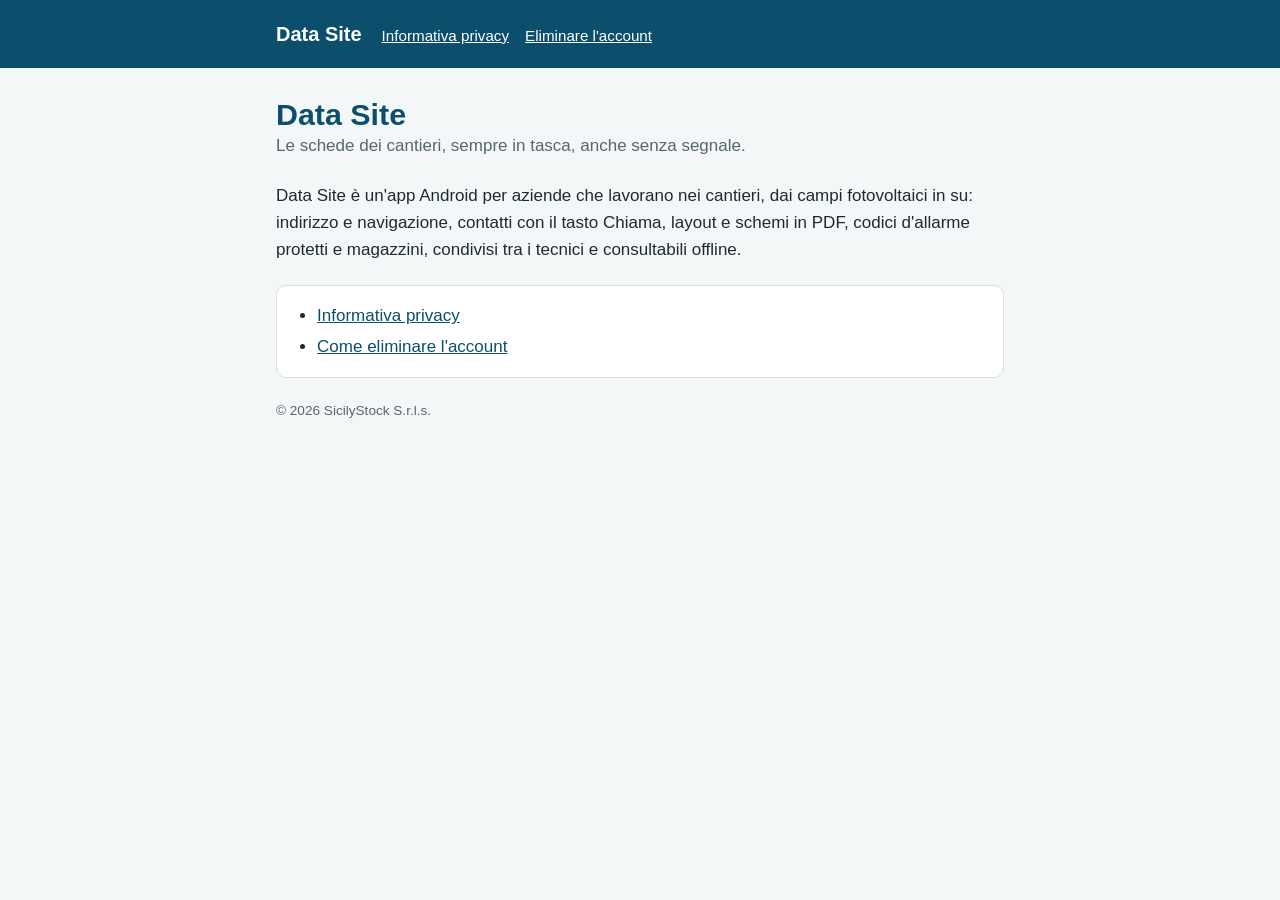
<file: index.html>
<!doctype html>
<html lang="it">
<head>
<meta charset="utf-8">
<meta name="viewport" content="width=device-width, initial-scale=1, viewport-fit=cover">
<title>Data Site</title>
<link rel="stylesheet" href="stile.css">
</head>
<body>
<header class="barra">
  <div class="dentro">
    <a class="nome" href="index.html">Data Site</a>
    <nav>
      <a href="privacy.html">Informativa privacy</a>
      <a href="elimina-account.html">Eliminare l'account</a>
    </nav>
  </div>
</header>
<main>
  <div>
    <h1>Data Site</h1>
    <p class="tenue">Le schede dei cantieri, sempre in tasca, anche senza segnale.</p>
  </div>
  <p>Data Site è un'app Android per aziende che lavorano nei cantieri, dai campi fotovoltaici in su: indirizzo e navigazione, contatti con il tasto Chiama, layout e schemi in PDF, codici d'allarme protetti e magazzini, condivisi tra i tecnici e consultabili offline.</p>
  <div class="riquadro">
    <ul>
      <li><a href="privacy.html">Informativa privacy</a></li>
      <li><a href="elimina-account.html">Come eliminare l'account</a></li>
    </ul>
  </div>
  <footer>© 2026 SicilyStock S.r.l.s.</footer>
</main>
</body>
</html>
</file>
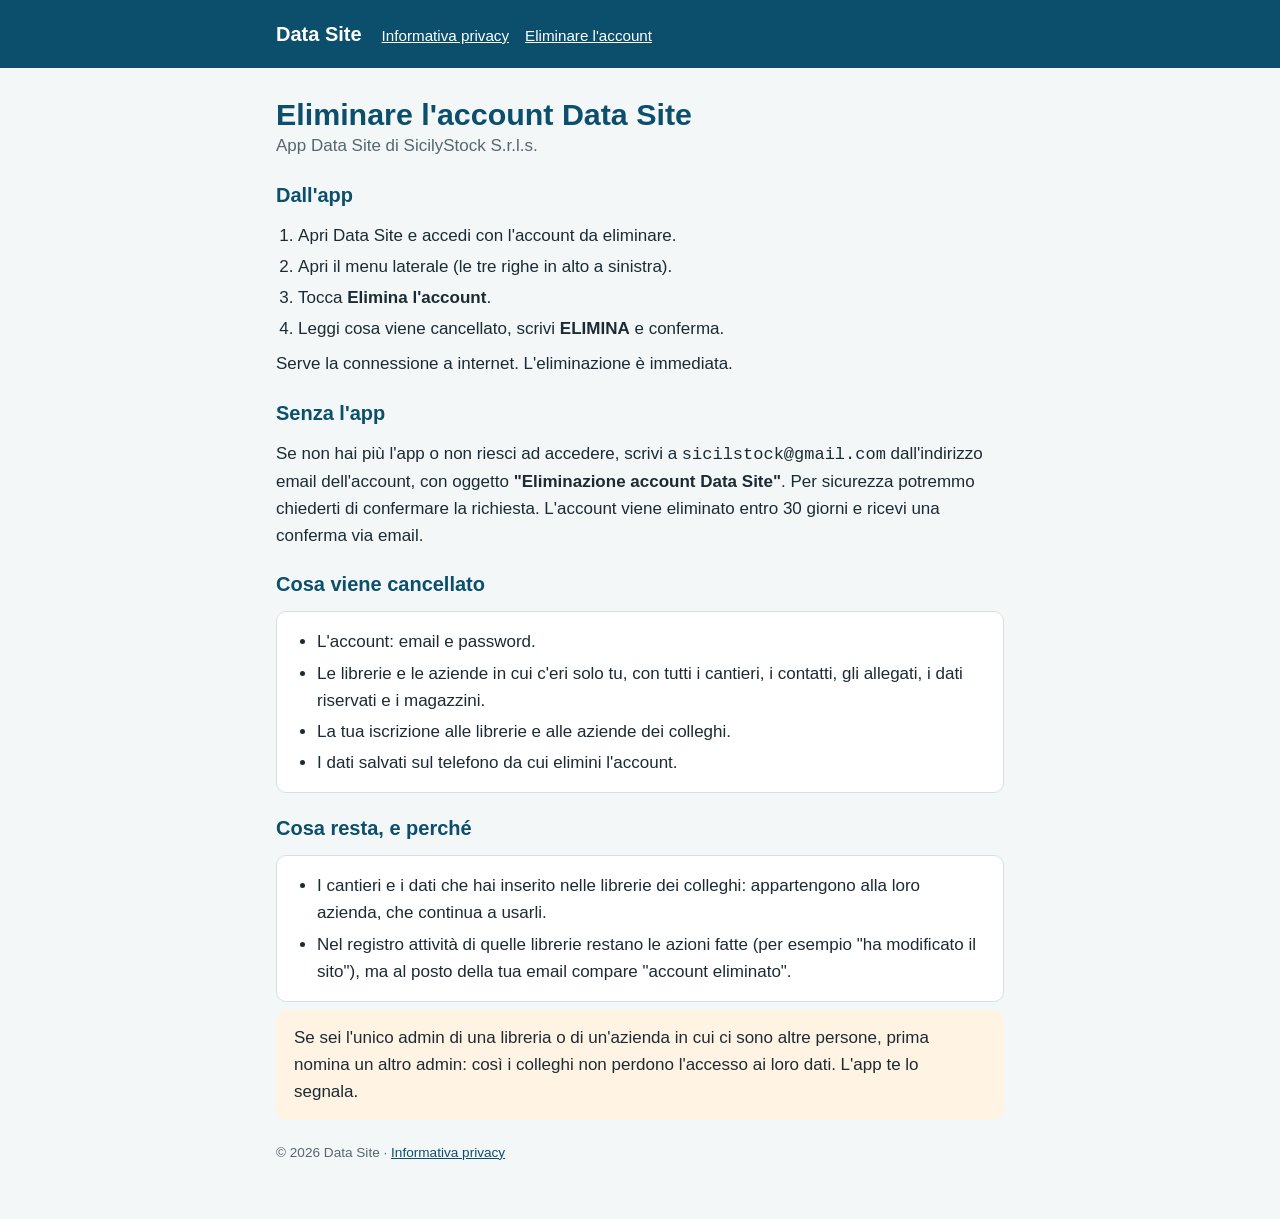
<file: elimina-account.html>
<!doctype html>
<html lang="it">
<head>
<meta charset="utf-8">
<meta name="viewport" content="width=device-width, initial-scale=1, viewport-fit=cover">
<title>Eliminare l'account Data Site</title>
<link rel="stylesheet" href="stile.css">
</head>
<body>
<header class="barra">
  <div class="dentro">
    <a class="nome" href="index.html">Data Site</a>
    <nav>
      <a href="privacy.html">Informativa privacy</a>
      <a href="elimina-account.html" aria-current="page">Eliminare l'account</a>
    </nav>
  </div>
</header>
<main>
  <div>
    <h1>Eliminare l'account Data Site</h1>
    <p class="tenue">App Data Site di SicilyStock S.r.l.s.</p>
  </div>

  <section>
    <h2>Dall'app</h2>
    <ol>
      <li>Apri Data Site e accedi con l'account da eliminare.</li>
      <li>Apri il menu laterale (le tre righe in alto a sinistra).</li>
      <li>Tocca <strong>Elimina l'account</strong>.</li>
      <li>Leggi cosa viene cancellato, scrivi <strong>ELIMINA</strong> e conferma.</li>
    </ol>
    <p>Serve la connessione a internet. L'eliminazione è immediata.</p>
  </section>

  <section>
    <h2>Senza l'app</h2>
    <p>Se non hai più l'app o non riesci ad accedere, scrivi a <span class="indirizzo">sicilstock@gmail.com</span> dall'indirizzo email dell'account, con oggetto <strong>"Eliminazione account Data Site"</strong>. Per sicurezza potremmo chiederti di confermare la richiesta. L'account viene eliminato entro 30 giorni e ricevi una conferma via email.</p>
  </section>

  <section>
    <h2>Cosa viene cancellato</h2>
    <div class="riquadro">
      <ul>
        <li>L'account: email e password.</li>
        <li>Le librerie e le aziende in cui c'eri solo tu, con tutti i cantieri, i contatti, gli allegati, i dati riservati e i magazzini.</li>
        <li>La tua iscrizione alle librerie e alle aziende dei colleghi.</li>
        <li>I dati salvati sul telefono da cui elimini l'account.</li>
      </ul>
    </div>
  </section>

  <section>
    <h2>Cosa resta, e perché</h2>
    <div class="riquadro">
      <ul>
        <li>I cantieri e i dati che hai inserito nelle librerie dei colleghi: appartengono alla loro azienda, che continua a usarli.</li>
        <li>Nel registro attività di quelle librerie restano le azioni fatte (per esempio "ha modificato il sito"), ma al posto della tua email compare "account eliminato".</li>
      </ul>
    </div>
    <div class="nota">
      <p>Se sei l'unico admin di una libreria o di un'azienda in cui ci sono altre persone, prima nomina un altro admin: così i colleghi non perdono l'accesso ai loro dati. L'app te lo segnala.</p>
    </div>
  </section>

  <footer>© 2026 Data Site · <a href="privacy.html">Informativa privacy</a></footer>
</main>
</body>
</html>
</file>
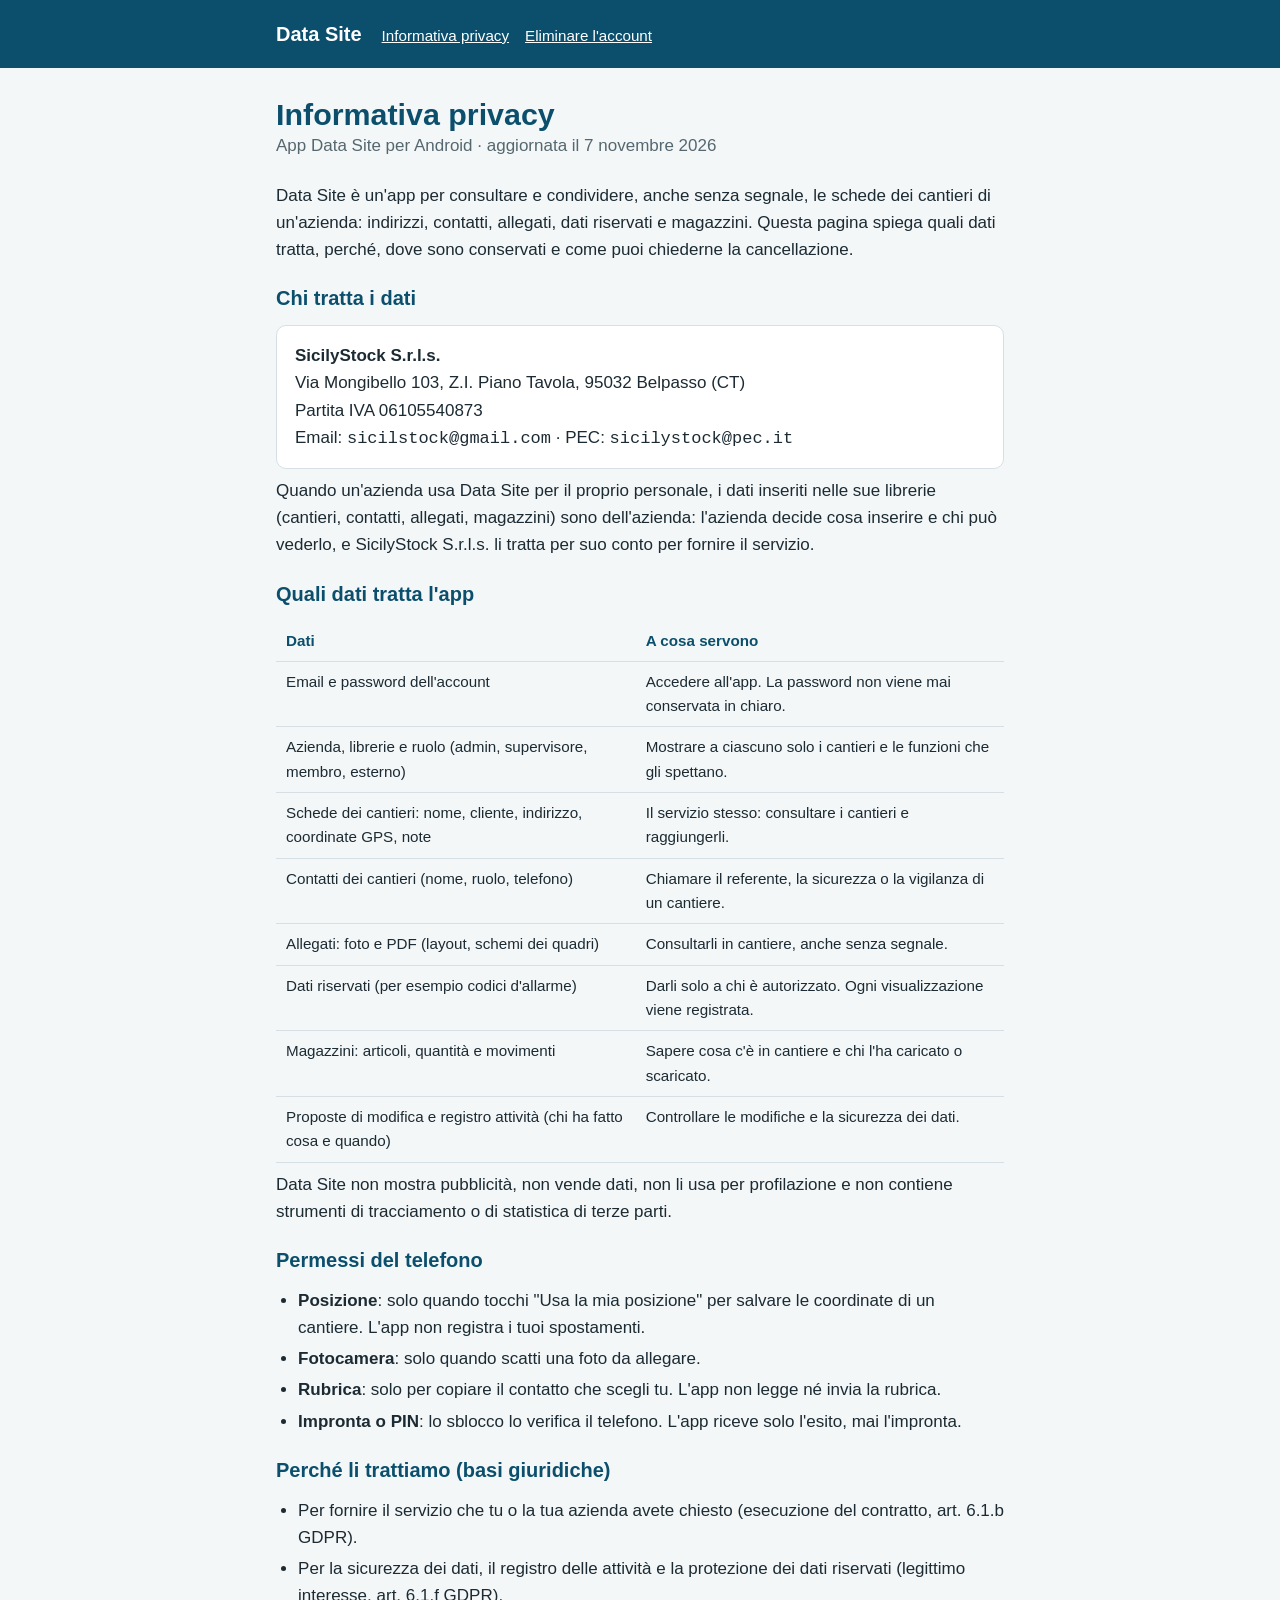
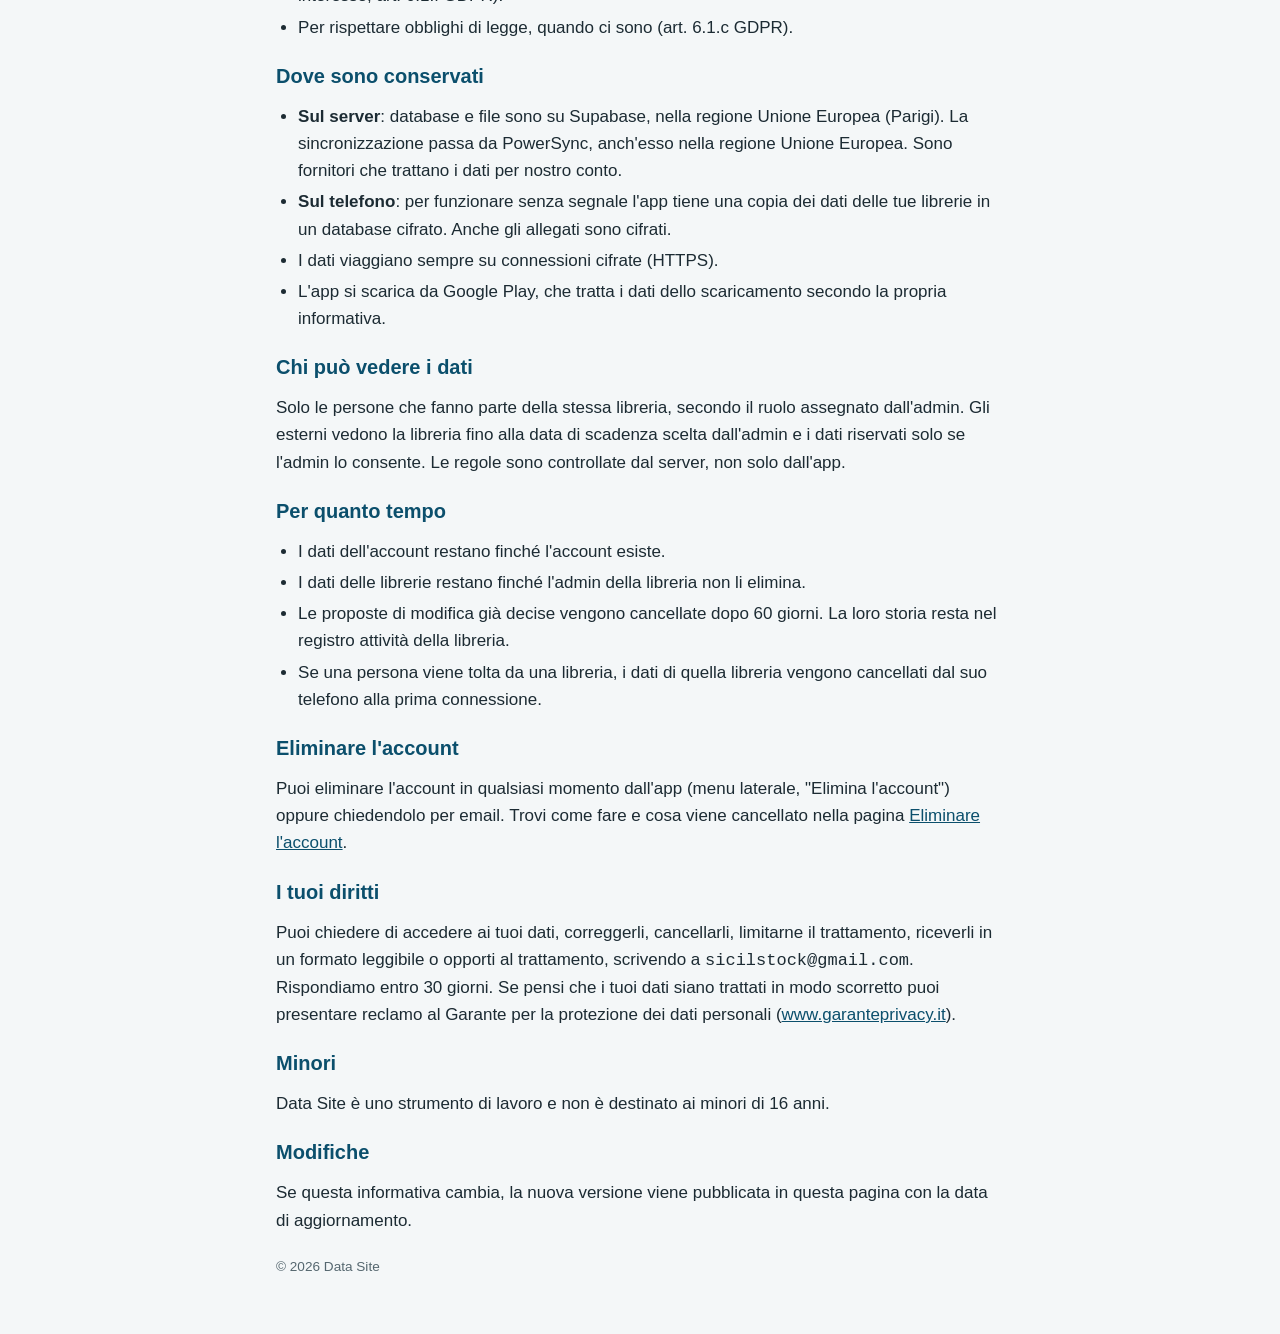
<file: privacy.html>
<!doctype html>
<html lang="it">
<head>
<meta charset="utf-8">
<meta name="viewport" content="width=device-width, initial-scale=1, viewport-fit=cover">
<title>Informativa privacy di Data Site</title>
<link rel="stylesheet" href="stile.css">
</head>
<body>
<header class="barra">
  <div class="dentro">
    <a class="nome" href="index.html">Data Site</a>
    <nav>
      <a href="privacy.html" aria-current="page">Informativa privacy</a>
      <a href="elimina-account.html">Eliminare l'account</a>
    </nav>
  </div>
</header>
<main>
  <div>
    <h1>Informativa privacy</h1>
    <p class="tenue">App Data Site per Android · aggiornata il 7 novembre 2026</p>
  </div>

  <p>Data Site è un'app per consultare e condividere, anche senza segnale, le schede dei cantieri di un'azienda: indirizzi, contatti, allegati, dati riservati e magazzini. Questa pagina spiega quali dati tratta, perché, dove sono conservati e come puoi chiederne la cancellazione.</p>

  <section>
    <h2>Chi tratta i dati</h2>
    <div class="riquadro">
      <p><strong>SicilyStock S.r.l.s.</strong><br>
      Via Mongibello 103, Z.I. Piano Tavola, 95032 Belpasso (CT)<br>
      Partita IVA 06105540873<br>
      Email: <span class="indirizzo">sicilstock@gmail.com</span> · PEC: <span class="indirizzo">sicilystock@pec.it</span></p>
    </div>
    <p>Quando un'azienda usa Data Site per il proprio personale, i dati inseriti nelle sue librerie (cantieri, contatti, allegati, magazzini) sono dell'azienda: l'azienda decide cosa inserire e chi può vederlo, e SicilyStock S.r.l.s. li tratta per suo conto per fornire il servizio.</p>
  </section>

  <section>
    <h2>Quali dati tratta l'app</h2>
    <div class="tabella">
      <table>
        <thead><tr><th scope="col">Dati</th><th scope="col">A cosa servono</th></tr></thead>
        <tbody>
          <tr><td>Email e password dell'account</td><td>Accedere all'app. La password non viene mai conservata in chiaro.</td></tr>
          <tr><td>Azienda, librerie e ruolo (admin, supervisore, membro, esterno)</td><td>Mostrare a ciascuno solo i cantieri e le funzioni che gli spettano.</td></tr>
          <tr><td>Schede dei cantieri: nome, cliente, indirizzo, coordinate GPS, note</td><td>Il servizio stesso: consultare i cantieri e raggiungerli.</td></tr>
          <tr><td>Contatti dei cantieri (nome, ruolo, telefono)</td><td>Chiamare il referente, la sicurezza o la vigilanza di un cantiere.</td></tr>
          <tr><td>Allegati: foto e PDF (layout, schemi dei quadri)</td><td>Consultarli in cantiere, anche senza segnale.</td></tr>
          <tr><td>Dati riservati (per esempio codici d'allarme)</td><td>Darli solo a chi è autorizzato. Ogni visualizzazione viene registrata.</td></tr>
          <tr><td>Magazzini: articoli, quantità e movimenti</td><td>Sapere cosa c'è in cantiere e chi l'ha caricato o scaricato.</td></tr>
          <tr><td>Proposte di modifica e registro attività (chi ha fatto cosa e quando)</td><td>Controllare le modifiche e la sicurezza dei dati.</td></tr>
        </tbody>
      </table>
    </div>
    <p>Data Site non mostra pubblicità, non vende dati, non li usa per profilazione e non contiene strumenti di tracciamento o di statistica di terze parti.</p>
  </section>

  <section>
    <h2>Permessi del telefono</h2>
    <ul>
      <li><strong>Posizione</strong>: solo quando tocchi "Usa la mia posizione" per salvare le coordinate di un cantiere. L'app non registra i tuoi spostamenti.</li>
      <li><strong>Fotocamera</strong>: solo quando scatti una foto da allegare.</li>
      <li><strong>Rubrica</strong>: solo per copiare il contatto che scegli tu. L'app non legge né invia la rubrica.</li>
      <li><strong>Impronta o PIN</strong>: lo sblocco lo verifica il telefono. L'app riceve solo l'esito, mai l'impronta.</li>
    </ul>
  </section>

  <section>
    <h2>Perché li trattiamo (basi giuridiche)</h2>
    <ul>
      <li>Per fornire il servizio che tu o la tua azienda avete chiesto (esecuzione del contratto, art. 6.1.b GDPR).</li>
      <li>Per la sicurezza dei dati, il registro delle attività e la protezione dei dati riservati (legittimo interesse, art. 6.1.f GDPR).</li>
      <li>Per rispettare obblighi di legge, quando ci sono (art. 6.1.c GDPR).</li>
    </ul>
  </section>

  <section>
    <h2>Dove sono conservati</h2>
    <ul>
      <li><strong>Sul server</strong>: database e file sono su Supabase, nella regione Unione Europea (Parigi). La sincronizzazione passa da PowerSync, anch'esso nella regione Unione Europea. Sono fornitori che trattano i dati per nostro conto.</li>
      <li><strong>Sul telefono</strong>: per funzionare senza segnale l'app tiene una copia dei dati delle tue librerie in un database cifrato. Anche gli allegati sono cifrati.</li>
      <li>I dati viaggiano sempre su connessioni cifrate (HTTPS).</li>
      <li>L'app si scarica da Google Play, che tratta i dati dello scaricamento secondo la propria informativa.</li>
    </ul>
  </section>

  <section>
    <h2>Chi può vedere i dati</h2>
    <p>Solo le persone che fanno parte della stessa libreria, secondo il ruolo assegnato dall'admin. Gli esterni vedono la libreria fino alla data di scadenza scelta dall'admin e i dati riservati solo se l'admin lo consente. Le regole sono controllate dal server, non solo dall'app.</p>
  </section>

  <section>
    <h2>Per quanto tempo</h2>
    <ul>
      <li>I dati dell'account restano finché l'account esiste.</li>
      <li>I dati delle librerie restano finché l'admin della libreria non li elimina.</li>
      <li>Le proposte di modifica già decise vengono cancellate dopo 60 giorni. La loro storia resta nel registro attività della libreria.</li>
      <li>Se una persona viene tolta da una libreria, i dati di quella libreria vengono cancellati dal suo telefono alla prima connessione.</li>
    </ul>
  </section>

  <section>
    <h2>Eliminare l'account</h2>
    <p>Puoi eliminare l'account in qualsiasi momento dall'app (menu laterale, "Elimina l'account") oppure chiedendolo per email. Trovi come fare e cosa viene cancellato nella pagina <a href="elimina-account.html">Eliminare l'account</a>.</p>
  </section>

  <section>
    <h2>I tuoi diritti</h2>
    <p>Puoi chiedere di accedere ai tuoi dati, correggerli, cancellarli, limitarne il trattamento, riceverli in un formato leggibile o opporti al trattamento, scrivendo a <span class="indirizzo">sicilstock@gmail.com</span>. Rispondiamo entro 30 giorni. Se pensi che i tuoi dati siano trattati in modo scorretto puoi presentare reclamo al Garante per la protezione dei dati personali (<a href="https://www.garanteprivacy.it">www.garanteprivacy.it</a>).</p>
  </section>

  <section>
    <h2>Minori</h2>
    <p>Data Site è uno strumento di lavoro e non è destinato ai minori di 16 anni.</p>
  </section>

  <section>
    <h2>Modifiche</h2>
    <p>Se questa informativa cambia, la nuova versione viene pubblicata in questa pagina con la data di aggiornamento.</p>
  </section>

  <footer>© 2026 Data Site</footer>
</main>
</body>
</html>
</file>
<file: stile.css>
/* Pagine pubbliche di Data Site: informativa privacy e cancellazione account.
   Stessi colori dell'app (blu petrolio e arancio cantiere). */
:root {
  --sfondo: #F4F7F8;
  --carta: #FFFFFF;
  --testo: #1C2B33;
  --tenue: #55676F;
  --petrolio: #0B4F6C;
  --arancio: #B85F0F;
  --bordo: #D6E0E4;
  --nota: #FFF3E3;
  color-scheme: light;
}
@media (prefers-color-scheme: dark) {
  :root {
    --sfondo: #0E1A20; --carta: #15252D; --testo: #E3ECEF; --tenue: #9DB0B8;
    --petrolio: #6FB8D6; --arancio: #F2A25A; --bordo: #27404B; --nota: #2B2116;
    color-scheme: dark;
  }
}
* { box-sizing: border-box; }
body {
  margin: 0; background: var(--sfondo); color: var(--testo);
  font-family: "Segoe UI", Roboto, "Helvetica Neue", Arial, sans-serif;
  font-size: 17px; line-height: 1.6;
}
header.barra { background: #0B4F6C; color: #FFFFFF; }
header.barra .dentro, main {
  max-width: 760px; margin: 0 auto;
  padding-left: max(16px, env(safe-area-inset-left, 0px));
  padding-right: max(16px, env(safe-area-inset-right, 0px));
}
header.barra .dentro { padding-block: 18px; display: flex; flex-wrap: wrap; gap: 8px 20px; align-items: baseline; }
header.barra a { color: #FFFFFF; }
header.barra .nome { font-weight: 700; font-size: 1.25rem; text-decoration: none; }
header.barra nav { display: flex; gap: 16px; flex-wrap: wrap; font-size: .95rem; }
main { padding-block: 28px 56px; display: flex; flex-direction: column; gap: 22px; }
h1 { color: var(--petrolio); font-size: 1.9rem; line-height: 1.2; margin: 0; text-wrap: balance; }
h2 { color: var(--petrolio); font-size: 1.25rem; line-height: 1.3; margin: 0 0 6px; text-wrap: balance; }
p, ul, ol { margin: 0; }
ul, ol { padding-left: 1.3em; display: flex; flex-direction: column; gap: 4px; }
section { display: flex; flex-direction: column; gap: 8px; }
a { color: var(--petrolio); }
a:focus-visible { outline: 3px solid var(--arancio); outline-offset: 2px; }
.tenue { color: var(--tenue); }
.riquadro { background: var(--carta); border: 1px solid var(--bordo); border-radius: 10px; padding: 16px 18px; display: flex; flex-direction: column; gap: 8px; }
.nota { background: var(--nota); border-radius: 10px; padding: 14px 18px; display: flex; flex-direction: column; gap: 6px; }
.indirizzo { font-family: Consolas, "Courier New", monospace; overflow-wrap: anywhere; }
.da-completare { background: #FFE08A; color: #3A2A00; padding: 0 4px; border-radius: 3px; font-weight: 600; }
table { border-collapse: collapse; width: 100%; font-size: .95rem; }
.tabella { overflow-x: auto; }
th, td { text-align: left; vertical-align: top; padding: 8px 10px; border-bottom: 1px solid var(--bordo); }
th { color: var(--petrolio); }
footer { color: var(--tenue); font-size: .85rem; }
</file>
